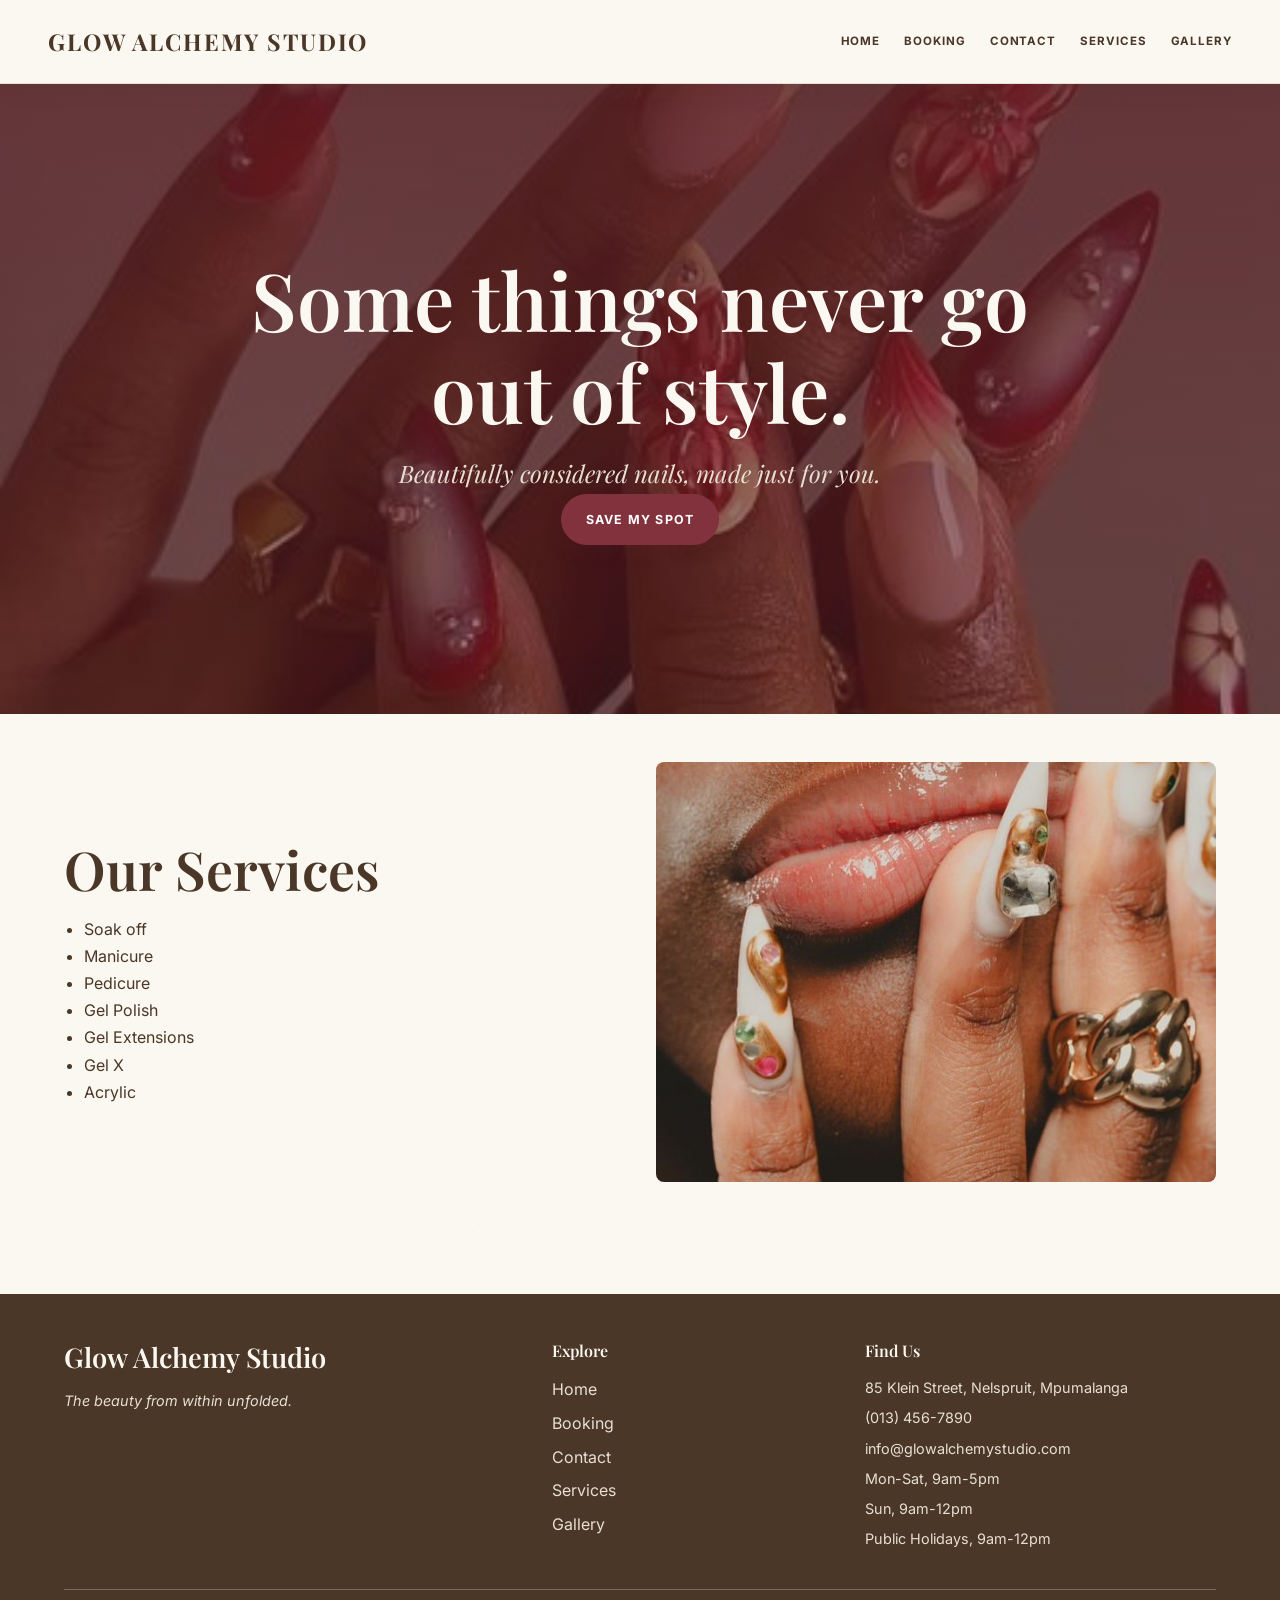
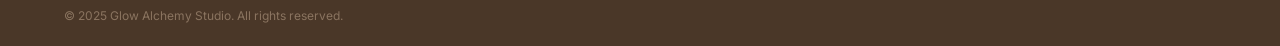
<file: Glow-alchemy-studios-main/ST10512614_Glow Alchemy Studios/Glow Alchemy Studios/Glow Alchemy Studios/index.html>
<!DOCTYPE html>
<html lang="en">
<head>
  <meta charset="UTF-8">
  <meta name="viewport" content="width=device-width, initial-scale=1.0">
  <title>Glow Alchemy Studio | Nail Art, Manicures &amp; Pedicures</title>
  <meta name="description" content="Discover expressive nail art, thoughtful manicures and pedicures at Glow Alchemy Studio.">
  <meta name="keywords" content="Glow Alchemy Studio, nail salon, nail art, manicure, pedicure">
  <link rel="stylesheet" href="css/style.css">
  <script src="js/main.js" defer></script>
</head>
<body>
  <header>
    <a href="index.html" class="logo">Glow Alchemy Studio</a>
    <nav aria-label="Main navigation">
      <ul>
        <li><a href="index.html">Home</a></li>
        <li><a href="booking.html">Booking</a></li>
        <li><a href="contact.html">Contact</a></li>
        <li><a href="services.html">Services</a></li>
        <li><a href="gallery.html">Gallery</a></li>
      </ul>
    </nav>
  </header>

  <div class="page-banner hero-banner">
    <img class="hero-slide is-active" src="images/burgundy-floral-nails.jpg" alt="Burgundy floral nail art with delicate details">
    <img class="hero-slide" src="images/nail-art-hero-detail.jpg" alt="Close-up of a polished nail art set">
    <div class="page-banner-content">
      <h1>Some things never go out of style.</h1>
      <p>Beautifully considered nails, made just for you.</p>
      <a class="btn" href="booking.html">Save my spot</a>
    </div>
  </div>

  <main class="page-main">
    <div class="split-section">
      <div class="split-section-content">
        <h2>Our Services</h2>
        <ul class="home-services-list">
          <li>Soak off</li>
          <li>Manicure</li>
          <li>Pedicure</li>
          <li>Gel Polish</li>
          <li>Gel Extensions</li>
          <li>Gel X</li>
          <li>Acrylic</li>
        </ul>
      </div>
      <img class="split-section-image" src="images/red-cream-nail-art.jpg" alt="Red and cream nail art with floral details">
    </div>
  </main>

  <footer class="site-footer">
    <div class="footer-content">
      <div class="footer-brand">
        <h3>Glow Alchemy Studio</h3>
        <p><em>The beauty from within unfolded.</em></p>
      </div>

      <div class="footer-links">
        <h4>Explore</h4>
        <ul>
          <li><a href="index.html">Home</a></li>
          <li><a href="booking.html">Booking</a></li>
          <li><a href="contact.html">Contact</a></li>
          <li><a href="services.html">Services</a></li>
          <li><a href="gallery.html">Gallery</a></li>
        </ul>
      </div>

      <div class="footer-contact">
        <h4>Find Us</h4>
        <p>85 Klein Street, Nelspruit, Mpumalanga</p>
        <p>(013) 456-7890</p>
        <p>info@glowalchemystudio.com</p>
        <p>Mon-Sat, 9am-5pm</p>
        <p>Sun, 9am-12pm</p>
        <p>Public Holidays, 9am-12pm</p>
      </div>
    </div>

    <div class="footer-bottom">
      <p>&copy; 2025 Glow Alchemy Studio. All rights reserved.</p>
    </div>
  </footer>
</body>
</html>
</file>
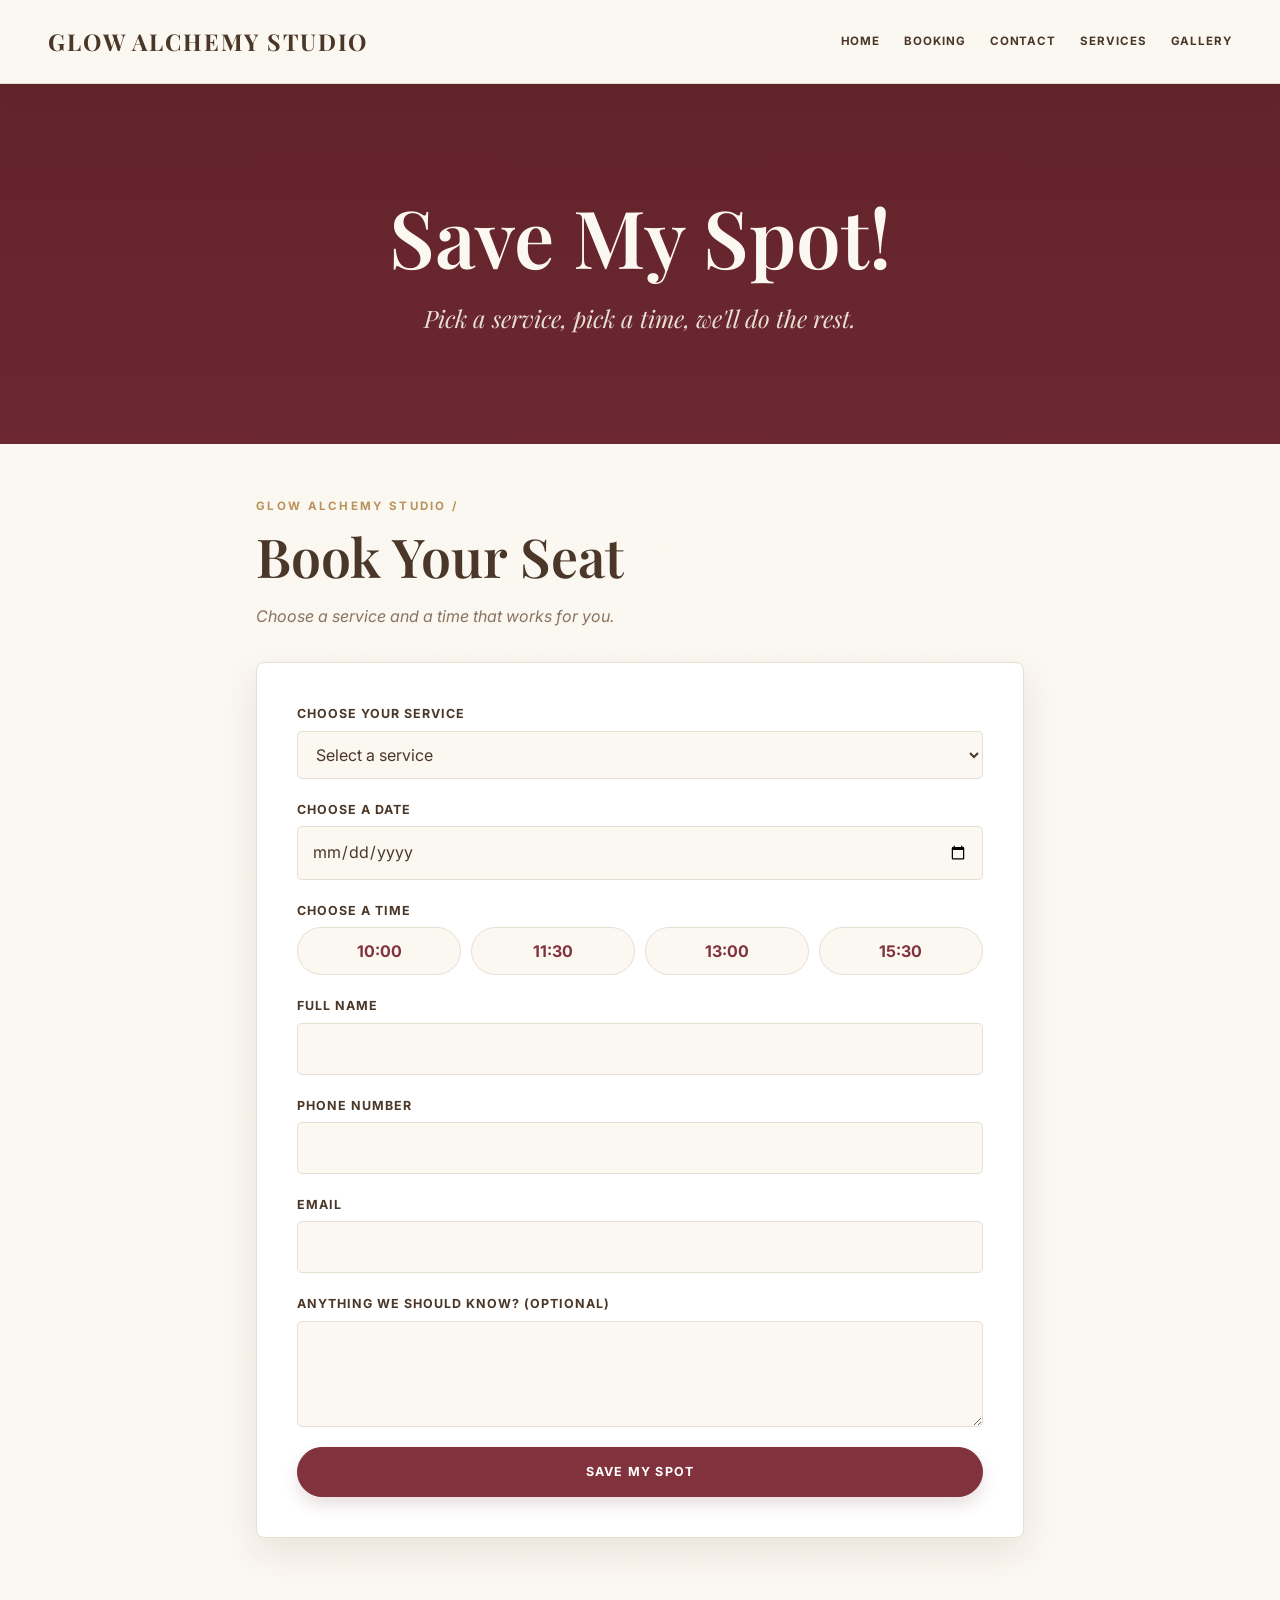
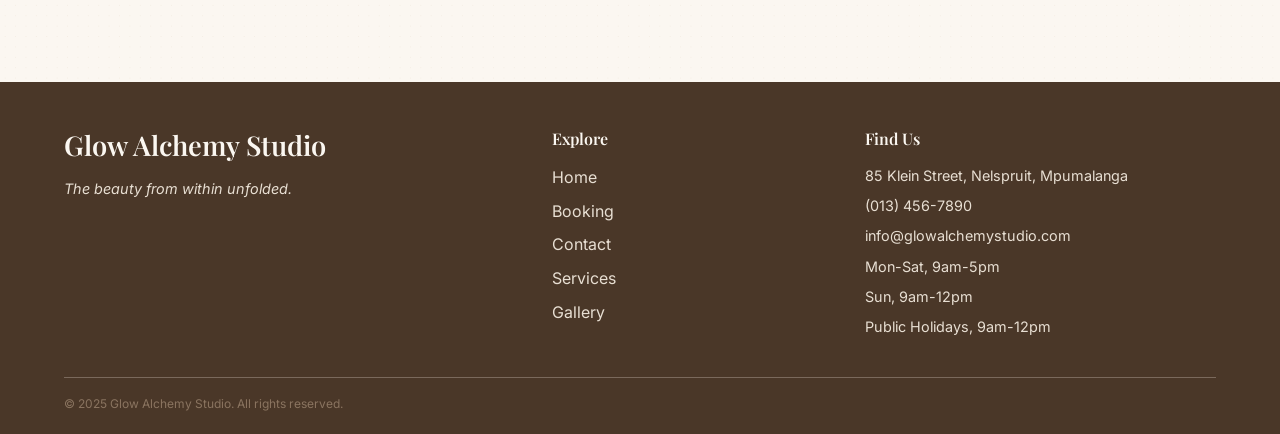
<file: Glow-alchemy-studios-main/ST10512614_Glow Alchemy Studios/Glow Alchemy Studios/Glow Alchemy Studios/booking.html>
<!DOCTYPE html>
<html lang="en">
<head>
  <meta charset="UTF-8">
  <meta name="viewport" content="width=device-width, initial-scale=1.0">
  <title>Book an Appointment | Glow Alchemy Studio</title>
  <meta name="description" content="Choose your nail service, date and time to book an appointment at Glow Alchemy Studio.">
  <meta name="keywords" content="Glow Alchemy Studio, nail appointment, manicure booking, pedicure booking">
  <link rel="stylesheet" href="css/style.css">
  <script src="js/main.js" defer></script>
</head>
<body>
  <header>
    <a href="index.html" class="logo">Glow Alchemy Studio</a>
    <nav aria-label="Main navigation">
      <ul>
        <li><a href="index.html">Home</a></li>
        <li><a href="booking.html">Booking</a></li>
        <li><a href="contact.html">Contact</a></li>
        <li><a href="services.html">Services</a></li>
        <li><a href="gallery.html">Gallery</a></li>
      </ul>
    </nav>
  </header>

  <div class="page-banner">
    <div class="page-banner-content">
      <h1>Save My Spot!</h1>
      <p>Pick a service, pick a time, we'll do the rest.</p>
    </div>
  </div>

  <main class="page-main">
    <section class="booking-section">
      <h2>Book Your Seat</h2>
      <p class="booking-intro"><em>Choose a service and a time that works for you.</em></p>

      <form id="booking-form" class="booking-form">
        <div class="form-group">
          <label for="service">Choose your service</label>
          <select id="service" name="service" required>
            <option value="" disabled selected>Select a service</option>
            <option value="classic-mani">Classic Manicure - R280</option>
            <option value="gel-pedi">Gel Pedicure - R420</option>
            <option value="nail-art">Nail Art (custom) - from R150</option>
            <option value="acrylics">Acrylic Extensions - R550</option>
          </select>
        </div>

        <div class="form-group">
          <label for="date">Choose a date</label>
          <input type="date" id="date" name="date" required>
        </div>

        <div class="form-group">
          <label id="time-label">Choose a time</label>
          <div class="time-slots" id="time-slots" role="group" aria-labelledby="time-label">
            <button type="button" class="time-slot" data-time="10:00">10:00</button>
            <button type="button" class="time-slot" data-time="11:30">11:30</button>
            <button type="button" class="time-slot" data-time="13:00">13:00</button>
            <button type="button" class="time-slot" data-time="15:30">15:30</button>
          </div>
          <input type="hidden" id="selected-time" name="time" required>
        </div>

        <div class="form-group">
          <label for="name">Full name</label>
          <input type="text" id="name" name="name" required>
        </div>

        <div class="form-group">
          <label for="phone">Phone number</label>
          <input type="tel" id="phone" name="phone" required>
        </div>

        <div class="form-group">
          <label for="email">Email</label>
          <input type="email" id="email" name="email" required>
        </div>

        <div class="form-group">
          <label for="notes">Anything we should know? (optional)</label>
          <textarea id="notes" name="notes" rows="3"></textarea>
        </div>

        <button type="submit" class="btn-book">Save My Spot</button>
      </form>

      <div id="confirmation" class="confirmation hidden" aria-live="polite">
        <h3>You're booked!</h3>
        <p>We've saved your spot. See you soon.</p>
      </div>
    </section>
  </main>

  <footer class="site-footer">
    <div class="footer-content">
      <div class="footer-brand">
        <h3>Glow Alchemy Studio</h3>
        <p><em>The beauty from within unfolded.</em></p>
      </div>
      <div class="footer-links">
        <h4>Explore</h4>
        <ul>
          <li><a href="index.html">Home</a></li>
          <li><a href="booking.html">Booking</a></li>
          <li><a href="contact.html">Contact</a></li>
          <li><a href="services.html">Services</a></li>
          <li><a href="gallery.html">Gallery</a></li>
        </ul>
      </div>
      <div class="footer-contact">
        <h4>Find Us</h4>
        <p>85 Klein Street, Nelspruit, Mpumalanga</p>
        <p>(013) 456-7890</p>
        <p>info@glowalchemystudio.com</p>
        <p>Mon-Sat, 9am-5pm</p>
        <p>Sun, 9am-12pm</p>
        <p>Public Holidays, 9am-12pm</p>
      </div>
    </div>
    <div class="footer-bottom">
      <p>&copy; 2025 Glow Alchemy Studio. All rights reserved.</p>
    </div>
  </footer>
</body>
</html>
</file>
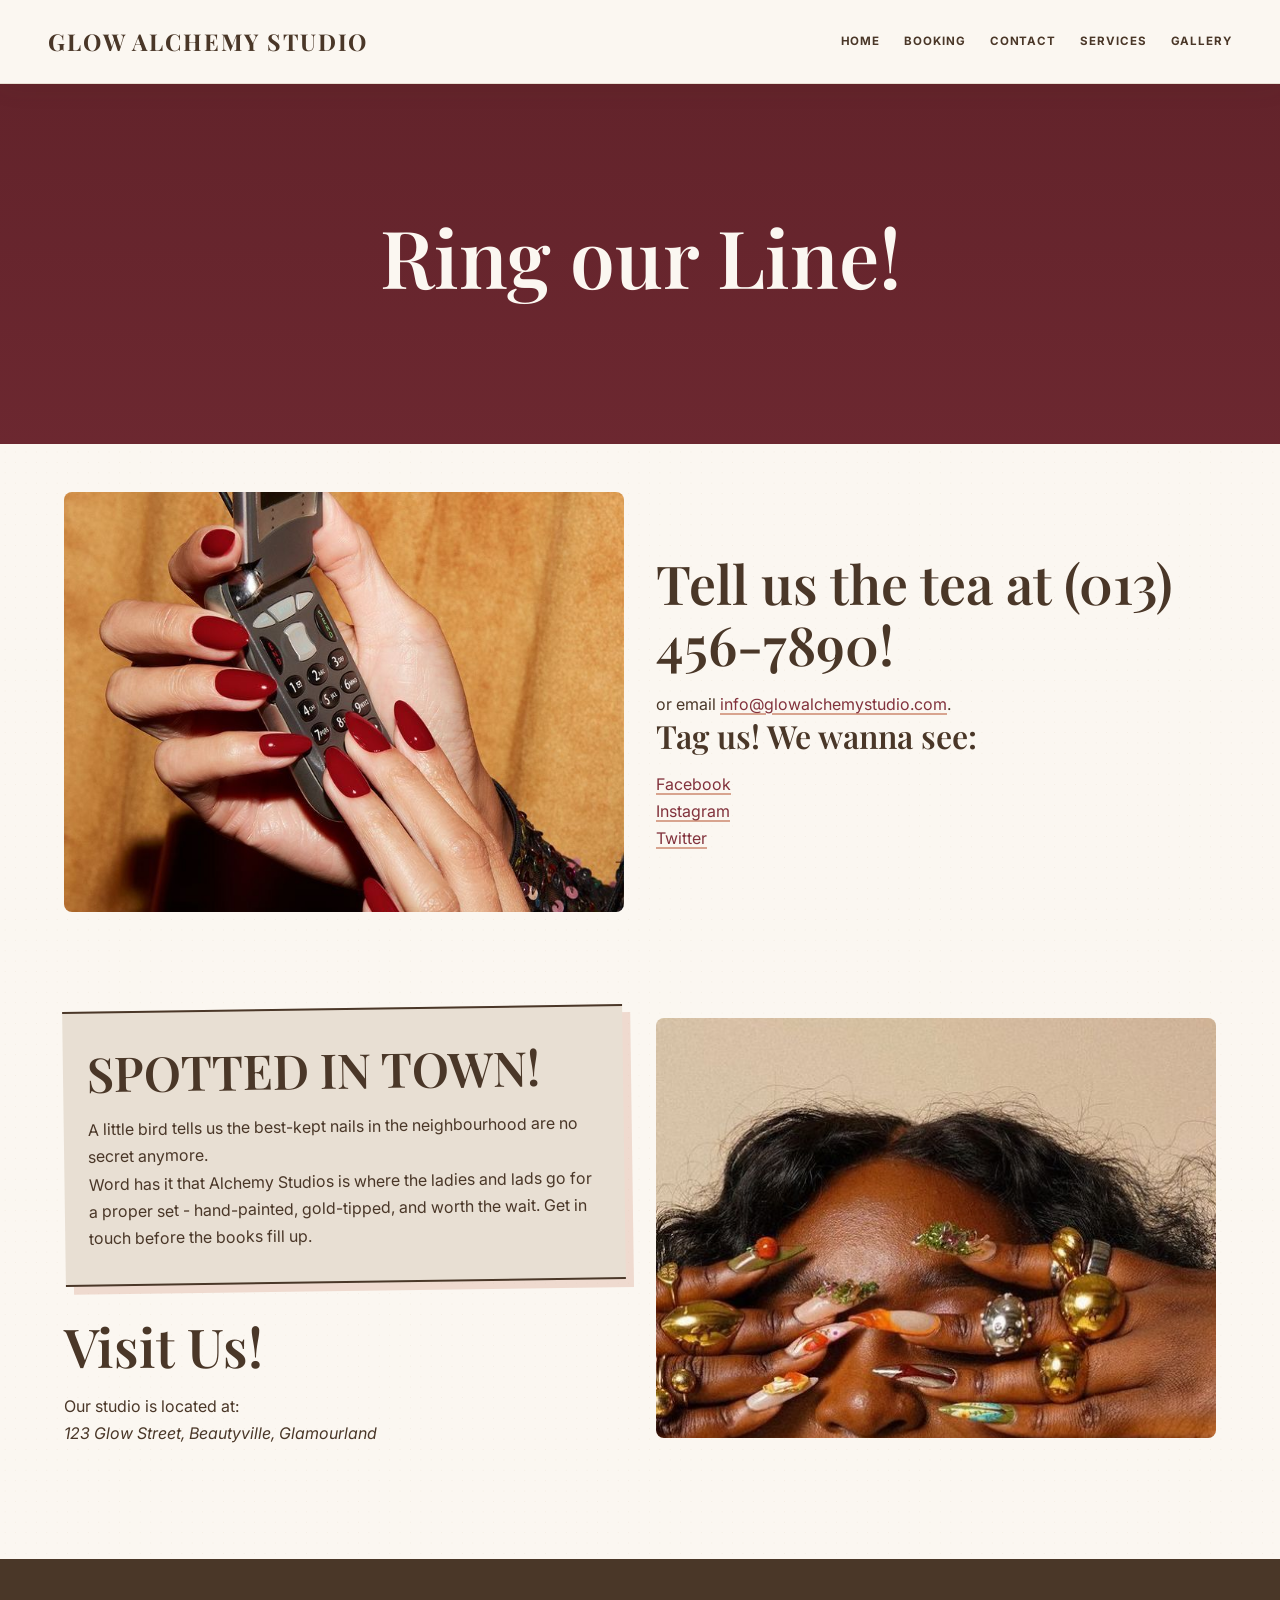
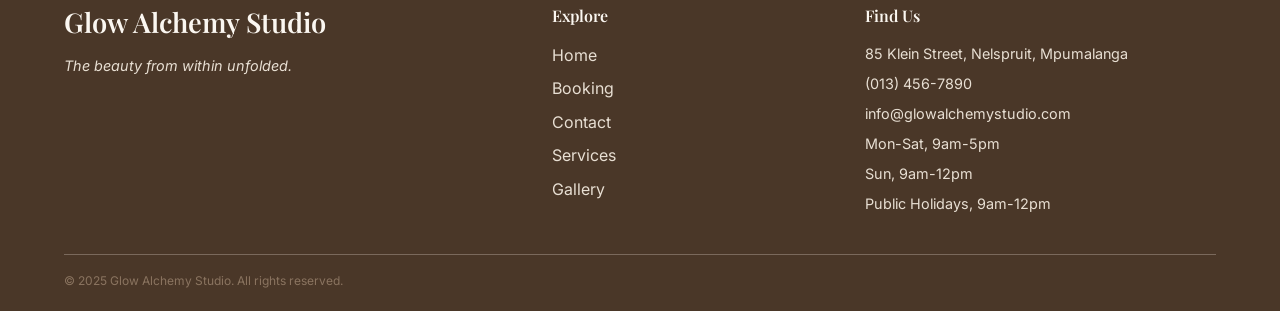
<file: Glow-alchemy-studios-main/ST10512614_Glow Alchemy Studios/Glow Alchemy Studios/Glow Alchemy Studios/contact.html>
<!DOCTYPE html>
<html lang="en">
<head>
  <meta charset="UTF-8">
  <meta name="viewport" content="width=device-width, initial-scale=1.0">
  <title>Contact &amp; Visit | Glow Alchemy Studio</title>
  <meta name="description" content="Call, message or visit Glow Alchemy Studio for your next nail appointment.">
  <meta name="keywords" content="Glow Alchemy Studio, contact nail salon, nail studio address, nail appointment">
  <link rel="stylesheet" href="css/style.css">
  <script src="js/main.js" defer></script>
</head>
<body>
  <header>
    <a href="index.html" class="logo">Glow Alchemy Studio</a>
    <nav aria-label="Main navigation">
      <ul>
        <li><a href="index.html">Home</a></li>
        <li><a href="booking.html">Booking</a></li>
        <li><a href="contact.html">Contact</a></li>
        <li><a href="services.html">Services</a></li>
        <li><a href="gallery.html">Gallery</a></li>
      </ul>
    </nav>
  </header>

  <div class="page-banner">
    <div class="page-banner-content">
      <h1>Ring our Line!</h1>
    </div>
  </div>

  <main class="page-main">
    <div class="split-section">
      <img class="split-section-image" src="images/nail-studio-detail.jpg" alt="Nail studio detail with polished tools and manicure products">
      <div class="split-section-content">
        <h2>Tell us the tea at (013) 456-7890!</h2>
        <p>or email <a href="mailto:info@glowalchemystudio.com">info@glowalchemystudio.com</a>.</p>
        <h3>Tag us! We wanna see:</h3>
        <ul>
          <li><a href="https://www.facebook.com/glowalchemystudio">Facebook</a></li>
          <li><a href="https://www.instagram.com/glowalchemystudio">Instagram</a></li>
          <li><a href="https://twitter.com/glowalchemystudio">Twitter</a></li>
        </ul>
      </div>
    </div>

    <div class="split-section split-section--reverse">
      <div class="split-section-content contact-left-stack">
        <div class="newspaper-clipping">
          <h2>SPOTTED IN TOWN!</h2>
          <p>A little bird tells us the best-kept nails in the neighbourhood are no secret anymore.</p>
          <p>Word has it that Alchemy Studios is where the ladies and lads go for a proper set - hand-painted, gold-tipped, and worth the wait. Get in touch before the books fill up.</p>
        </div>
        <div>
          <h2>Visit Us!</h2>
          <p>Our studio is located at:</p>
          <address>123 Glow Street, Beautyville, Glamourland</address>
        </div>
      </div>
      <img class="split-section-image" src="images/salon-interior.jpg" alt="Warm, inviting nail salon interior ready for guests">
    </div>
  </main>

  <footer class="site-footer">
    <div class="footer-content">
      <div class="footer-brand">
        <h3>Glow Alchemy Studio</h3>
        <p><em>The beauty from within unfolded.</em></p>
      </div>
      <div class="footer-links">
        <h4>Explore</h4>
        <ul>
          <li><a href="index.html">Home</a></li>
          <li><a href="booking.html">Booking</a></li>
          <li><a href="contact.html">Contact</a></li>
          <li><a href="services.html">Services</a></li>
          <li><a href="gallery.html">Gallery</a></li>
        </ul>
      </div>
      <div class="footer-contact">
        <h4>Find Us</h4>
        <p>85 Klein Street, Nelspruit, Mpumalanga</p>
        <p>(013) 456-7890</p>
        <p>info@glowalchemystudio.com</p>
        <p>Mon-Sat, 9am-5pm</p>
        <p>Sun, 9am-12pm</p>
        <p>Public Holidays, 9am-12pm</p>
      </div>
    </div>
    <div class="footer-bottom">
      <p>&copy; 2025 Glow Alchemy Studio. All rights reserved.</p>
    </div>
  </footer>
</body>
</html>
</file>
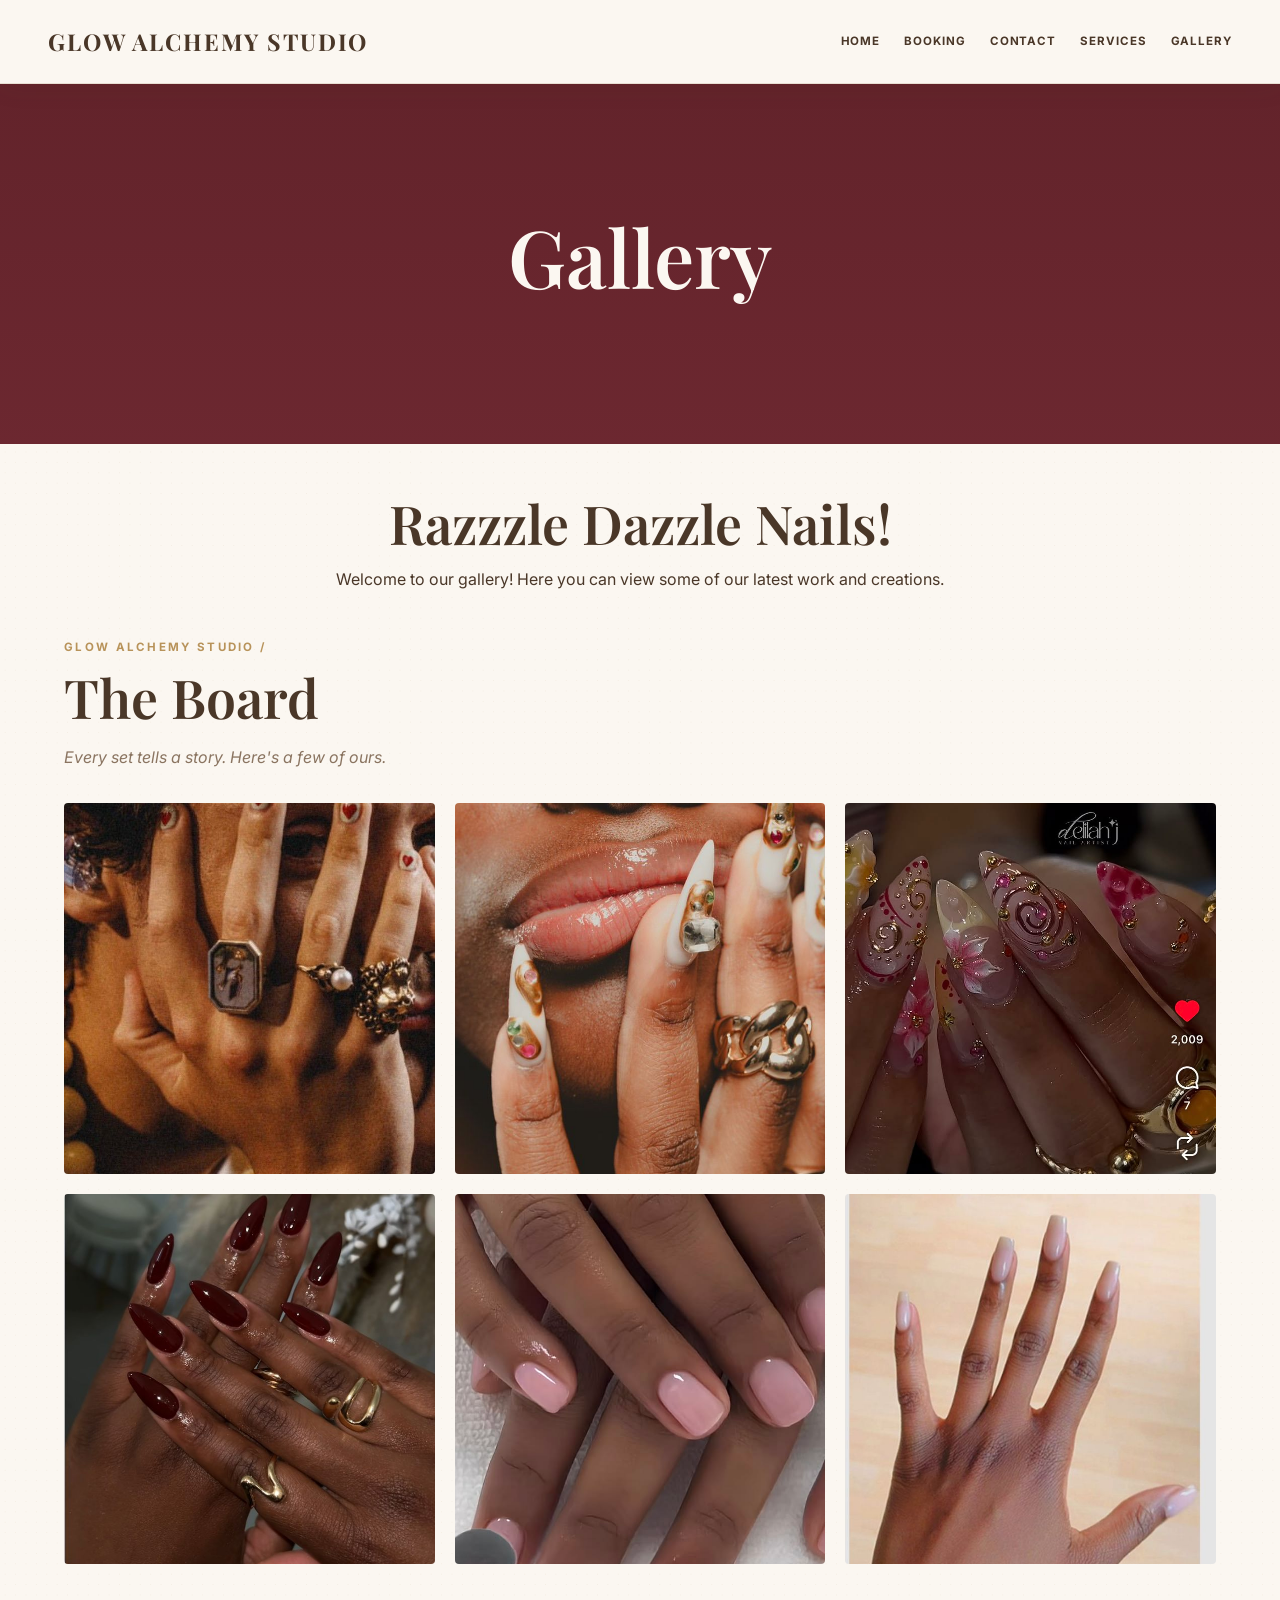
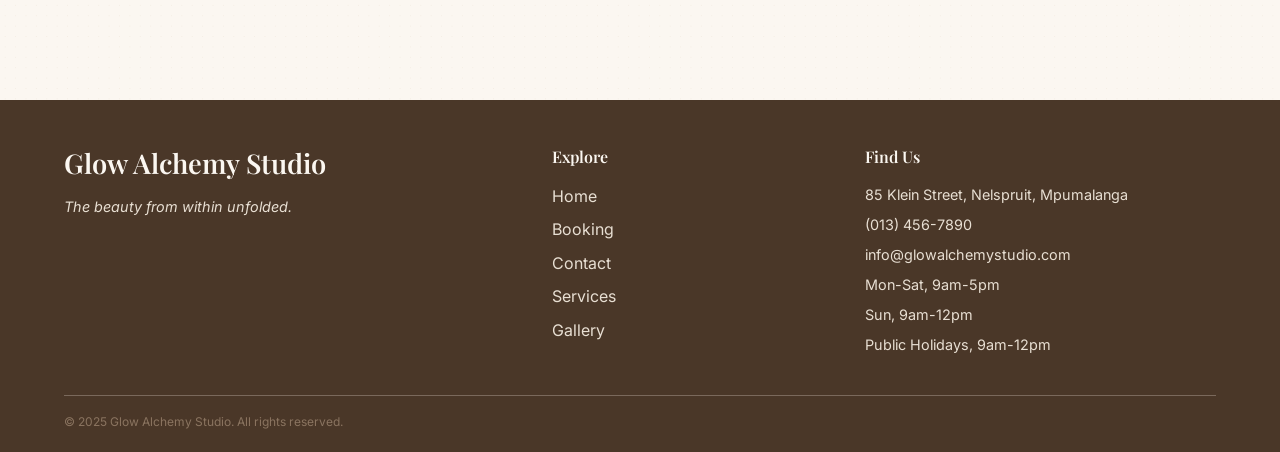
<file: Glow-alchemy-studios-main/ST10512614_Glow Alchemy Studios/Glow Alchemy Studios/Glow Alchemy Studios/gallery.html>
<!DOCTYPE html>
<html lang="en">
<head>
  <meta charset="UTF-8">
  <meta name="viewport" content="width=device-width, initial-scale=1.0">
  <title>Nail Art Gallery | Glow Alchemy Studio</title>
  <meta name="description" content="Browse recent nail art, manicures and creative sets from Glow Alchemy Studio.">
  <meta name="keywords" content="Glow Alchemy Studio, nail art gallery, manicure inspiration, nail designs">
  <link rel="stylesheet" href="css/style.css">
  <script src="js/main.js" defer></script>
</head>
<body>
  <header>
    <a href="index.html" class="logo">Glow Alchemy Studio</a>
    <nav aria-label="Main navigation">
      <ul>
        <li><a href="index.html">Home</a></li>
        <li><a href="booking.html">Booking</a></li>
        <li><a href="contact.html">Contact</a></li>
        <li><a href="services.html">Services</a></li>
        <li><a href="gallery.html">Gallery</a></li>
      </ul>
    </nav>
  </header>

  <div class="page-banner">
    <div class="page-banner-content">
      <h1>Gallery</h1>
    </div>
  </div>

  <main class="page-main">
    <div class="gallery-page-intro">
      <h2>Razzzle Dazzle Nails!</h2>
      <p>Welcome to our gallery! Here you can view some of our latest work and creations.</p>
    </div>

    <section class="gallery-section">
      <h2>The Board</h2>
      <p class="gallery-intro"><em>Every set tells a story. Here's a few of ours.</em></p>

      <div class="gallery-grid">
        <div class="gallery-item">
          <img src="images/glossy-wine-manicure.jpg" alt="Deep wine glossy manicure with gold accents">
        </div>
        <div class="gallery-item">
          <img src="images/red-cream-nail-art.jpg" alt="Red and cream floral nail art">
        </div>
        <div class="gallery-item">
          <img src="images/neutral-nail-art.jpg" alt="Neutral manicure with delicate decorative nail art">
        </div>
        <div class="gallery-item">
          <img src="images/gold-accent-manicure.jpg" alt="Manicure featuring elegant gold accents">
        </div>
        <div class="gallery-item">
          <img src="images/floral-nail-design.jpg" alt="Hand-painted floral nail design">
        </div>
        <div class="gallery-item">
          <img src="images/classic-gel-manicure.jpg" alt="Classic polished gel manicure">
        </div>
        
      </div>
    </section>
  </main>

  <footer class="site-footer">
    <div class="footer-content">
      <div class="footer-brand">
        <h3>Glow Alchemy Studio</h3>
        <p><em>The beauty from within unfolded.</em></p>
      </div>
      <div class="footer-links">
        <h4>Explore</h4>
        <ul>
          <li><a href="index.html">Home</a></li>
          <li><a href="booking.html">Booking</a></li>
          <li><a href="contact.html">Contact</a></li>
          <li><a href="services.html">Services</a></li>
          <li><a href="gallery.html">Gallery</a></li>
        </ul>
      </div>
      <div class="footer-contact">
        <h4>Find Us</h4>
        <p>85 Klein Street, Nelspruit, Mpumalanga</p>
        <p>(013) 456-7890</p>
        <p>info@glowalchemystudio.com</p>
        <p>Mon-Sat, 9am-5pm</p>
        <p>Sun, 9am-12pm</p>
        <p>Public Holidays, 9am-12pm</p>
      </div>
    </div>
    <div class="footer-bottom">
      <p>&copy; 2025 Glow Alchemy Studio. All rights reserved.</p>
    </div>
  </footer>
</body>
</html>
</file>
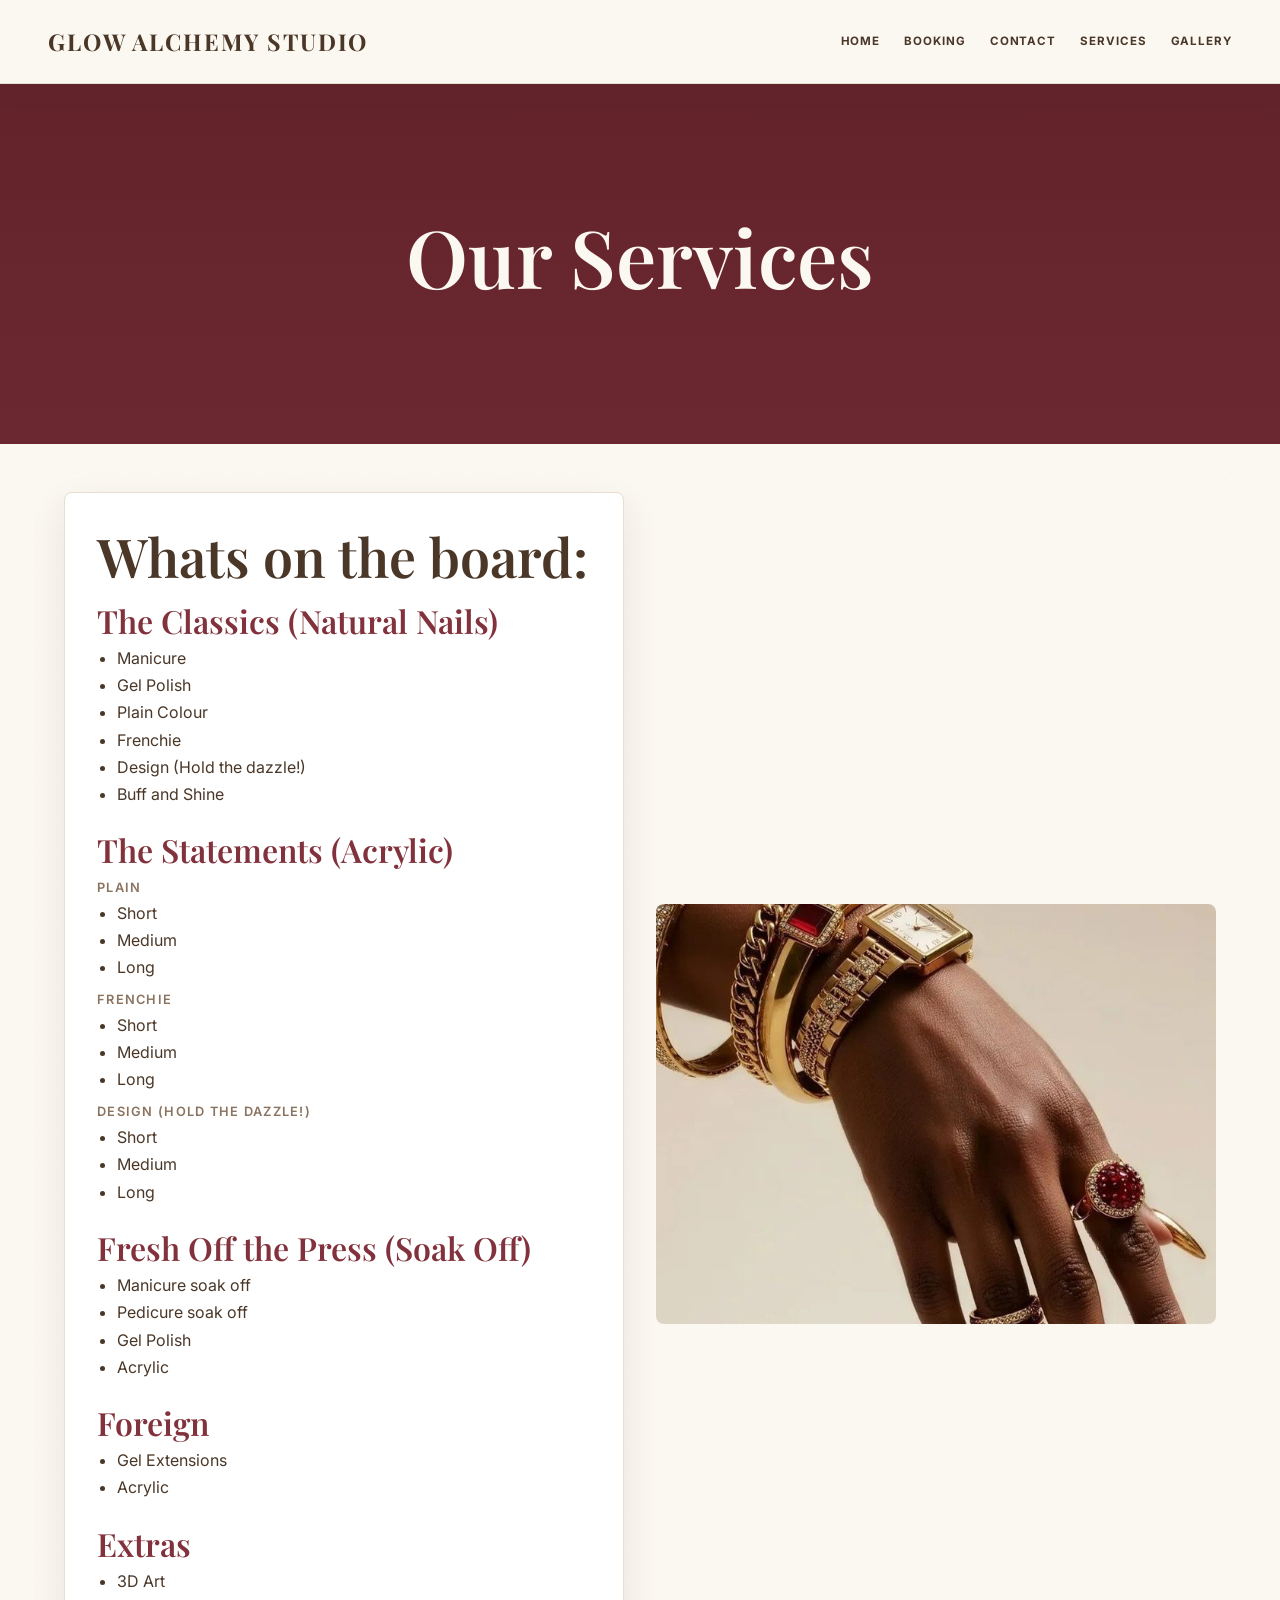
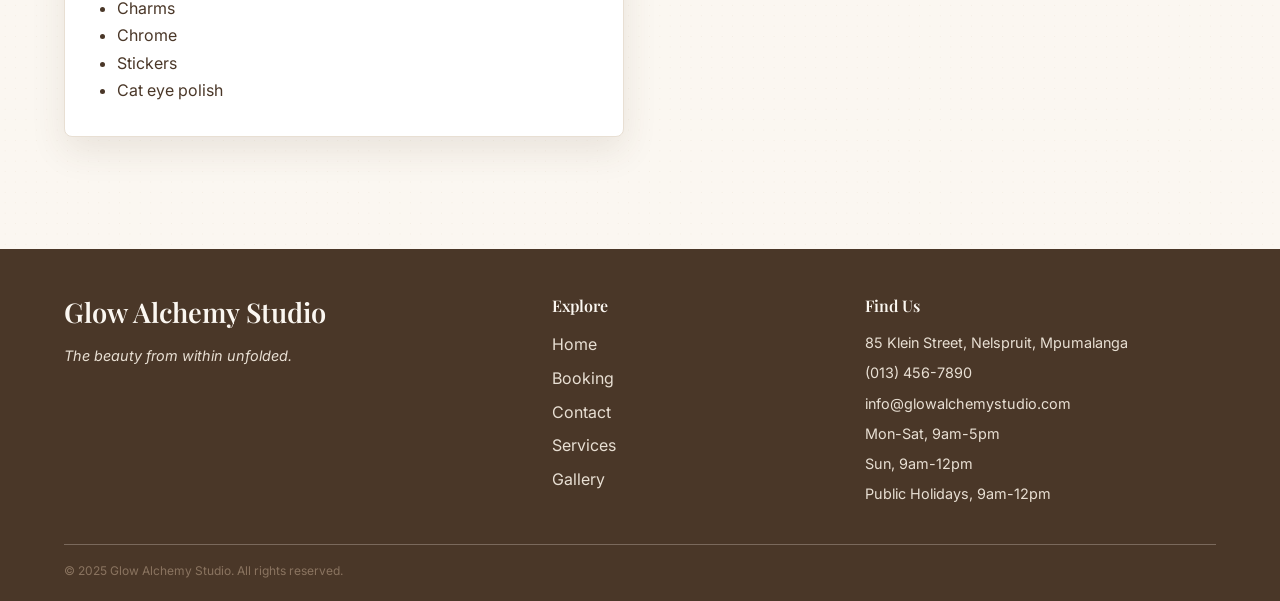
<file: Glow-alchemy-studios-main/ST10512614_Glow Alchemy Studios/Glow Alchemy Studios/Glow Alchemy Studios/services.html>
<!DOCTYPE html>
<html lang="en">
<head>
  <meta charset="UTF-8">
  <meta name="viewport" content="width=device-width, initial-scale=1.0">
  <title>Nail Services &amp; Offers | Glow Alchemy Studio</title>
  <meta name="description" content="Explore manicure, pedicure, acrylic, gel and nail art services at Glow Alchemy Studio.">
  <meta name="keywords" content="Glow Alchemy Studio, manicure, pedicure, acrylic nails, gel extensions, nail art">
  <link rel="stylesheet" href="css/style.css">
  <script src="js/main.js" defer></script>
</head>
<body>
  <header>
    <a href="index.html" class="logo">Glow Alchemy Studio</a>
    <nav aria-label="Main navigation">
      <ul>
        <li><a href="index.html">Home</a></li>
        <li><a href="booking.html">Booking</a></li>
        <li><a href="contact.html">Contact</a></li>
        <li><a href="services.html">Services</a></li>
        <li><a href="gallery.html">Gallery</a></li>
      </ul>
    </nav>
  </header>

  <div class="page-banner">
    <div class="page-banner-content">
      <h1>Our Services</h1>
    </div>
  </div>

  <main class="page-main">
    <div class="split-section">
      <div class="split-section-content services-card">
        <h2>Whats on the board:</h2>

        <div class="service-category">
          <h3>The Classics (Natural Nails)</h3>
          <ul>
            <li>Manicure</li>
            <li>Gel Polish</li>
            <li>Plain Colour</li>
            <li>Frenchie</li>
            <li>Design (Hold the dazzle!)</li>
            <li>Buff and Shine</li>
          </ul>
        </div>

        <div class="service-category">
          <h3>The Statements (Acrylic)</h3>
          <h4>Plain</h4>
          <ul>
            <li>Short</li>
            <li>Medium</li>
            <li>Long</li>
          </ul>
          <h4>Frenchie</h4>
          <ul>
            <li>Short</li>
            <li>Medium</li>
            <li>Long</li>
          </ul>
          <h4>Design (Hold the dazzle!)</h4>
          <ul>
            <li>Short</li>
            <li>Medium</li>
            <li>Long</li>
          </ul>
        </div>

        <div class="service-category">
          <h3>Fresh Off the Press (Soak Off)</h3>
          <ul>
            <li>Manicure soak off</li>
            <li>Pedicure soak off</li>
            <li>Gel Polish</li>
            <li>Acrylic</li>
          </ul>
        </div>

        <div class="service-category">
          <h3>Foreign</h3>
          <ul>
            <li>Gel Extensions</li>
            <li>Acrylic</li>
          </ul>
        </div>

        <div class="service-category">
          <h3>Extras</h3>
          <ul>
            <li>3D Art</li>
            <li>Charms</li>
            <li>Chrome</li>
            <li>Stickers</li>
            <li>Cat eye polish</li>
          </ul>
        </div>
      </div>
      <img class="split-section-image services-image" src="images/acrylic-nail-design.jpg" alt="A detailed acrylic nail design from the studio">
    </div>
  </main>

  <footer class="site-footer">
    <div class="footer-content">
      <div class="footer-brand">
        <h3>Glow Alchemy Studio</h3>
        <p><em>The beauty from within unfolded.</em></p>
      </div>
      <div class="footer-links">
        <h4>Explore</h4>
        <ul>
          <li><a href="index.html">Home</a></li>
          <li><a href="booking.html">Booking</a></li>
          <li><a href="contact.html">Contact</a></li>
          <li><a href="services.html">Services</a></li>
          <li><a href="gallery.html">Gallery</a></li>
        </ul>
      </div>
      <div class="footer-contact">
        <h4>Find Us</h4>
        <p>85 Klein Street, Nelspruit, Mpumalanga</p>
        <p>(013) 456-7890</p>
        <p>info@glowalchemystudio.com</p>
        <p>Mon-Sat, 9am-5pm</p>
        <p>Sun, 9am-12pm</p>
        <p>Public Holidays, 9am-12pm</p>
      </div>
    </div>
    <div class="footer-bottom">
      <p>&copy; 2025 Glow Alchemy Studio. All rights reserved.</p>
    </div>
  </footer>
</body>
</html>
</file>
<file: Glow-alchemy-studios-main/ST10512614_Glow Alchemy Studios/Glow Alchemy Studios/Glow Alchemy Studios/css/style.css>
/* ==========================================================================
   Glow Alchemy Studio | Boutique salon stylesheet
   Mobile-first: base styles = mobile, then enhanced at each breakpoint
   ========================================================================== */

@import url('https://fonts.googleapis.com/css2?family=Inter:wght@400;500;600;700&family=Playfair+Display:ital,wght@0,500;0,600;0,700;1,500;1,600&display=swap');

:root {
  --ivory: #FBF7F1;
  --gold: #B8935A;
  --wine: #82323c;
  --espresso: #4A3728;
  --sand: #E8DFD3;
  --terracotta: #D8A48F;
  --taupe: #8A7460;
  --white: #FFFFFF;

  --shadow-soft: 0 14px 35px rgba(74, 55, 40, 0.10);
  --shadow-lift: 0 20px 40px rgba(74, 55, 40, 0.17);
  --radius: 0.5rem;
  --content-width: 72rem;
  --transition: 180ms ease;
}

/* ==========================================================================
   CSS Reset / base
   ========================================================================== */
*,
*::before,
*::after {
  box-sizing: border-box;
}

html {
  scroll-behavior: smooth;
}

body,
h1, h2, h3, h4, h5, h6,
p, ul, ol, figure {
  margin: 0;
}

ul,
ol {
  padding: 0;
  list-style: none;
}

img,
picture,
video {
  display: block;
  max-width: 100%;
  height: auto;
}

button,
input,
select,
textarea {
  font: inherit;
  color: inherit;
}

/* Base and paper-like page surface */
body {
  min-width: 18rem;
  color: var(--espresso);
  background-color: var(--ivory);
  background-image: radial-gradient(rgba(184, 147, 90, 0.09) 0.045rem, transparent 0.045rem);
  background-size: 0.65rem 0.65rem;
  font-family: 'Inter', sans-serif;
  font-size: 1rem;
  line-height: 1.7;
}

a {
  color: var(--wine);
  text-decoration-color: var(--terracotta);
  text-decoration-thickness: 0.1em;
  text-underline-offset: 0.2em;
  transition: color var(--transition), text-decoration-color var(--transition);
}

a:hover,
a:focus-visible {
  color: var(--gold);
  text-decoration-color: var(--gold);
}

a:active {
  color: var(--espresso);
}

button,
a,
select,
input,
textarea {
  -webkit-tap-highlight-color: transparent;
}

:focus-visible {
  outline: 0.2rem solid var(--gold);
  outline-offset: 0.2rem;
}

h1, h2, h3, h4, h5, h6 {
  margin-bottom: 1rem;
  color: var(--espresso);
  font-family: 'Playfair Display', serif;
  font-weight: 600;
  line-height: 1.15;
}

h1 {
  max-width: var(--content-width);
  margin: clamp(2rem, 8vw, 5rem) auto 1.25rem;
  padding-inline: 1.25rem;
  font-size: clamp(2.7rem, 9vw, 5.8rem);
  text-align: center;
}

h2 {
  font-size: clamp(2rem, 5vw, 3.35rem);
}

h3 {
  font-size: clamp(1.45rem, 3vw, 2rem);
}

/* Shared editorial section rhythm */
main,
section:not(.booking-section):not(.gallery-section) {
  width: min(100% - 2.5rem, var(--content-width));
  margin-inline: auto;
}

section {
  padding-block: 3.5rem;
}

section > h2:first-child::before,
.booking-section > h2::before,
.gallery-section > h2::before {
  display: block;
  margin-bottom: 0.75rem;
  color: var(--gold);
  content: 'Glow Alchemy Studio /';
  font-family: 'Inter', sans-serif;
  font-size: 0.72rem;
  font-weight: 700;
  letter-spacing: 0.2em;
  text-transform: uppercase;
}

/* ==========================================================================
   Header and navigation (mobile-first: stacked)
   ========================================================================== */
header {
  position: relative;
  z-index: 10;
  top: 0;
  display: flex;
  flex-wrap: wrap;
  align-items: center;
  justify-content: space-between;
  gap: 1rem;
  min-height: 4.5rem;
  padding: 0.75rem 1.25rem;
  border-bottom: 1px solid var(--sand);
  background: rgba(251, 247, 241, 0.95);
  box-shadow: 0 0.35rem 1.4rem rgba(74, 55, 40, 0.07);
  backdrop-filter: blur(0.65rem);
}

.logo {
  flex: 0 0 auto;
  color: var(--espresso);
  font-family: 'Playfair Display', serif;
  font-size: 1.2rem;
  font-weight: 700;
  letter-spacing: 0.08em;
  line-height: 1;
  text-decoration: none;
  text-transform: uppercase;
}

.logo:hover,
.logo:focus-visible {
  color: var(--espresso);
}

nav {
  min-width: 0;
  width: 100%;
  order: 3;
}

nav ul,
.footer-links ul {
  display: flex;
  flex-wrap: wrap;
  gap: 0.5rem 1rem;
}

nav a {
  display: inline-block;
  padding: 0.35rem 0;
  color: var(--espresso);
  font-size: 0.72rem;
  font-weight: 700;
  letter-spacing: 0.08em;
  text-decoration: none;
  text-transform: uppercase;
}

nav a:hover,
nav a:focus-visible {
  color: var(--wine);
}

nav a:active {
  color: var(--espresso);
  opacity: 0.7;
}

/* ==========================================================================
   Hero and shared call-to-action treatment
   ========================================================================== */
.hero,
.hero-section {
  display: grid;
  min-height: min(38rem, 72vh);
  place-items: center;
  padding: 5rem 1.25rem;
  text-align: center;
}

.hero h1,
.hero-section h1 {
  margin: 0 auto 1rem;
}

.hero p,
.tagline {
  max-width: 36rem;
  margin: 0 auto 2rem;
  color: var(--taupe);
  font-family: 'Playfair Display', serif;
  font-size: clamp(1.1rem, 2.6vw, 1.45rem);
  font-style: italic;
}

.btn,
.btn-book,
button[type='submit'] {
  display: inline-flex;
  align-items: center;
  justify-content: center;
  min-height: 3.15rem;
  padding: 0.75rem 1.5rem;
  border: 1px solid var(--wine);
  border-radius: 999px;
  color: var(--white);
  background: var(--wine);
  box-shadow: 0 0.5rem 1rem rgba(90, 31, 38, 0.14);
  cursor: pointer;
  font-size: 0.78rem;
  font-weight: 700;
  letter-spacing: 0.1em;
  text-decoration: none;
  text-transform: uppercase;
  transition: transform var(--transition), background-color var(--transition), box-shadow var(--transition);
}

.btn:hover,
.btn:focus-visible,
.btn-book:hover,
.btn-book:focus-visible,
button[type='submit']:hover,
button[type='submit']:focus-visible {
  color: var(--white);
  background: var(--espresso);
  box-shadow: var(--shadow-soft);
  transform: translateY(-0.15rem);
}

.btn:active,
.btn-book:active,
button[type='submit']:active {
  background: var(--wine);
  box-shadow: none;
  transform: translateY(0.05rem);
}

/* Full-width editorial banners keep their image and overlay outside constrained sections. */
.page-banner {
  position: relative;
  isolation: isolate;
  display: grid;
  min-height: 40vh;
  overflow: hidden;
  place-items: center;
  padding: 3rem 1.25rem;
  color: var(--ivory);
  background: var(--wine);
  text-align: center;
}

.page-banner-img,
.hero-slide {
  position: absolute;
  z-index: 0;
  inset: 0;
  width: 100%;
  height: 100%;
  max-width: none;
  object-fit: cover;
}

.page-banner::after {
  position: absolute;
  z-index: 1;
  inset: 0;
  background: linear-gradient(rgba(90, 31, 38, 0.78), rgba(90, 31, 38, 0.55));
  content: '';
}

.page-banner-content {
  position: relative;
  z-index: 2;
  width: min(100%, 56rem);
}

.page-banner-content h1 {
  max-width: none;
  margin: 0 auto 1rem;
  padding: 0;
  color: var(--ivory);
  font-size: clamp(2.5rem, 8vw, 5rem);
}

.page-banner-content p {
  max-width: 40rem;
  margin: 0 auto;
  color: var(--sand);
  font-family: 'Playfair Display', serif;
  font-size: clamp(1.1rem, 2.6vw, 1.5rem);
  font-style: italic;
}

/* The homepage banner uses the same treatment with a taller, cross-fading image layer. */
.hero-banner {
  min-height: 70vh;
}

.hero-slide {
  opacity: 0;
  transition: opacity 1s ease;
}

.hero-slide.is-active {
  opacity: 1;
}

/* Split layouts stack to one column on mobile and share consistent image treatment. */
.split-section {
  display: grid;
  grid-template-columns: minmax(0, 1fr);
  align-items: center;
  gap: 2rem;
  width: min(100% - 2.5rem, var(--content-width));
  margin-inline: auto;
  padding-block: 3rem;
}

.split-section-image {
  order: -1;
  width: 100%;
  height: auto;
  aspect-ratio: 4 / 3;
  border-radius: var(--radius);
  object-fit: cover;
}

.split-section-content {
  min-width: 0;
}

/* Main content wrappers stay full-width so banners are never narrowed by editorial layouts. */
.page-main {
  width: 100%;
  margin: 0;
}

/* The homepage service list remains simple, left-aligned editorial content. */
.home-services-list {
  padding-left: 1.25rem;
  list-style: disc;
}

/* Service offers use an accessible card and a properly nested item list. */
.services-card {
  padding: clamp(1.25rem, 4vw, 2rem);
  border: 1px solid var(--sand);
  border-radius: var(--radius);
  background: var(--white);
  box-shadow: var(--shadow-soft);
  text-align: left;
}

.services-card > h2 {
  text-align: left;
}

.service-category + .service-category {
  margin-top: 1.5rem;
}

.service-category h3 {
  margin: 0.75rem 0 0.35rem;
  color: var(--wine);
}

.service-category h4 {
  margin: 0.75rem 0 0.25rem;
  color: var(--taupe);
  font-family: 'Inter', sans-serif;
  font-size: 0.8rem;
  letter-spacing: 0.1em;
  text-transform: uppercase;
}

.service-category ul {
  padding-left: 1.25rem;
  list-style: disc;
}

.services-image {
  width: 100%;
  height: auto;
  border-radius: var(--radius);
  object-fit: cover;
}

/* Contact content keeps the clipping and address together beside its image. */
.contact-left-stack {
  display: grid;
  gap: 2rem;
}

.contact-left-stack .newspaper-clipping {
  width: auto;
  margin: 0;
}

/* Gallery introduction text is centered above the existing board grid. */
.gallery-page-intro {
  width: min(100% - 2.5rem, var(--content-width));
  margin: 0 auto;
  padding-top: 3rem;
  text-align: center;
}

.gallery-page-intro h2 {
  margin-bottom: 0.75rem;
}

/* ==========================================================================
   Services: works for cards or the current plain service list
   ========================================================================== */
.services-grid,
.service-grid,
.service-cards {
  display: grid;
  grid-template-columns: 1fr;
  gap: 1rem;
  width: min(100% - 2.5rem, var(--content-width));
  margin: 2rem auto;
}

.service-card {
  padding: 1.5rem;
  border: 1px solid var(--sand);
  border-radius: var(--radius);
  background: var(--white);
  box-shadow: var(--shadow-soft);
  transition: transform var(--transition), box-shadow var(--transition);
}

.service-card:hover {
  box-shadow: var(--shadow-lift);
  transform: translateY(-0.35rem);
}

.service-card:active {
  transform: translateY(-0.1rem);
  box-shadow: var(--shadow-soft);
}

.service-card .price,
.service-card .duration {
  color: var(--gold);
  font-size: 0.82rem;
  font-weight: 700;
  letter-spacing: 0.06em;
}

/* ==========================================================================
   Gallery and its optional polaroid / magazine clipping variants
   ========================================================================== */
.gallery-section {
  width: min(100% - 2.5rem, var(--content-width));
  margin-inline: auto;
  padding-block: 3rem 4.5rem;
}

.gallery-intro {
  color: var(--taupe);
}

.gallery-grid {
  display: grid;
  grid-template-columns: 1fr;
  gap: 1rem;
  margin-top: 2rem;
}

.gallery-item {
  aspect-ratio: 1;
  overflow: hidden;
  border-radius: 0.25rem;
  background: var(--sand);
}

.gallery-item img {
  width: 100%;
  height: 100%;
  object-fit: cover;
  transition: transform 400ms ease;
}

.gallery-item:hover img {
  transform: scale(1.04);
}

.gallery-item:active img {
  transform: scale(0.98);
}

.gallery-item.polaroid {
  height: auto;
  aspect-ratio: auto;
  padding: 0.55rem 0.55rem 2.75rem;
  border-radius: 0;
  background: var(--white);
  box-shadow: var(--shadow-soft);
  transform: rotate(-1.5deg);
}

.gallery-item.polaroid:nth-child(even) {
  transform: rotate(1.5deg);
}

.gallery-item.magazine-clipping {
  display: grid;
  place-items: center;
  height: auto;
  min-height: 14rem;
  padding: 1.25rem;
  border: 1px solid var(--gold);
  border-radius: 0;
  background: var(--sand);
  text-align: center;
  transform: rotate(1deg);
}

.magazine-clipping h3 {
  margin: 0;
  color: var(--wine);
  font-size: clamp(1.5rem, 4vw, 2.4rem);
}

/* ==========================================================================
   Booking form
   ========================================================================== */
.booking-section {
  width: min(100% - 2.5rem, 48rem);
  margin-inline: auto;
  padding-block: 3.5rem 5rem;
}

.booking-intro {
  color: var(--taupe);
}

.booking-form {
  display: grid;
  gap: 1.25rem;
  margin-top: 2rem;
  padding: clamp(1.25rem, 5vw, 2.5rem);
  border: 1px solid var(--sand);
  border-radius: var(--radius);
  background: var(--white);
  box-shadow: var(--shadow-soft);
}

.form-group {
  display: grid;
  gap: 0.4rem;
}

.form-group label {
  color: var(--espresso);
  font-size: 0.78rem;
  font-weight: 700;
  letter-spacing: 0.08em;
  text-transform: uppercase;
}

.form-group input,
.form-group select,
.form-group textarea {
  width: 100%;
  min-height: 3rem;
  padding: 0.7rem 0.85rem;
  border: 1px solid var(--sand);
  border-radius: 0.3rem;
  color: var(--espresso);
  background: var(--ivory);
  transition: border-color var(--transition), box-shadow var(--transition);
}

.form-group textarea {
  resize: vertical;
}

.form-group input:focus,
.form-group select:focus,
.form-group textarea:focus {
  border-color: var(--gold);
  outline: none;
  box-shadow: 0 0 0 0.2rem rgba(184, 147, 90, 0.16);
}

.time-slots {
  display: grid;
  grid-template-columns: repeat(2, minmax(0, 1fr));
  gap: 0.6rem;
}

.time-slot {
  min-height: 3rem;
  border: 1px solid var(--sand);
  border-radius: 999px;
  color: var(--wine);
  background: var(--ivory);
  cursor: pointer;
  font-weight: 700;
  transition: color var(--transition), background-color var(--transition), border-color var(--transition);
}

.time-slot:hover,
.time-slot.selected,
.time-slot[aria-selected='true'] {
  border-color: var(--wine);
  color: var(--white);
  background: var(--wine);
}

.time-slot:active {
  background: var(--espresso);
  border-color: var(--espresso);
}

.confirmation {
  margin-top: 1.5rem;
  padding: 1.5rem;
  border-left: 0.25rem solid var(--gold);
  background: var(--sand);
}

.confirmation.hidden {
  display: none;
}

/* ==========================================================================
   Contact page newspaper clipping
   ========================================================================== */
.newspaper-clipping,
.contact-clipping {
  position: relative;
  width: min(100% - 2.5rem, 42rem);
  margin: 3rem auto;
  padding: 2rem 1.5rem;
  border-top: 0.15rem solid var(--espresso);
  border-bottom: 0.15rem solid var(--espresso);
  background: var(--sand);
  box-shadow: 0.5rem 0.5rem 0 rgba(216, 164, 143, 0.35);
  transform: rotate(-0.8deg);
}

.newspaper-clipping h2,
.contact-clipping h2 {
  font-size: clamp(1.8rem, 5vw, 3rem);
  text-transform: uppercase;
}

/* ==========================================================================
   Footer — uses grid-template-areas so the layout is easy to read/reorder
   ========================================================================== */
.site-footer {
  margin-top: 4rem;
  padding: 3rem 1.25rem 1.25rem;
  color: var(--ivory);
  background: var(--espresso);
}

.footer-content {
  display: grid;
  grid-template-columns: 1fr;
  grid-template-areas:
    "brand"
    "links"
    "contact";
  gap: 2rem;
  width: min(100%, var(--content-width));
  margin-inline: auto;
}

.footer-brand {
  grid-area: brand;
}

.footer-links {
  grid-area: links;
}

.footer-contact {
  grid-area: contact;
}

.footer-brand h3,
.footer-links h4,
.footer-contact h4 {
  color: var(--ivory);
}

.footer-brand h3 {
  font-size: 1.7rem;
}

.footer-brand p,
.footer-contact p {
  margin-bottom: 0.35rem;
  color: var(--sand);
  font-size: 0.9rem;
}

.footer-links ul {
  display: grid;
  gap: 0.4rem;
}

.footer-links a {
  color: var(--sand);
  text-decoration: none;
}

.footer-links a:hover,
.footer-links a:focus-visible {
  color: var(--terracotta);
}

.footer-links a:active {
  color: var(--gold);
}

.footer-bottom {
  width: min(100%, var(--content-width));
  margin: 2rem auto 0;
  padding-top: 1rem;
  border-top: 1px solid rgba(232, 223, 211, 0.3);
  color: var(--taupe);
  font-size: 0.75rem;
}

/* ==========================================================================
   Responsive breakpoints — mobile (base) -> tablet -> desktop -> large desktop
   ========================================================================== */

/* Small / large phones (base styles above already cover this) */

/* Tablet: 480px and up */
@media (min-width: 480px) {
  header {
    padding-inline: 2rem;
  }

  nav {
    width: auto;
    order: 0;
  }

  .gallery-grid {
    grid-template-columns: repeat(2, minmax(0, 1fr));
  }

  .services-grid,
  .service-grid,
  .service-cards {
    grid-template-columns: repeat(2, minmax(0, 1fr));
  }

  .time-slots {
    grid-template-columns: repeat(4, minmax(0, 1fr));
  }
}

/* Small desktop / large tablet: 768px and up */
@media (min-width: 768px) {
  header {
    min-height: 5.25rem;
    padding-inline: 3rem;
  }

  .logo {
    font-size: 1.45rem;
  }

  .split-section {
    grid-template-columns: minmax(0, 1fr) minmax(0, 1fr);
  }

  .split-section-image {
    order: 0;
  }

  /* Reverse layouts put their copy left and image right on wider screens. */
  .split-section--reverse > .split-section-content {
    order: 1;
  }

  .split-section--reverse > .split-section-image {
    order: 2;
  }

  .services-image {
    position: sticky;
    top: 2rem;
  }

  nav ul {
    gap: 1rem 1.5rem;
  }

  .gallery-grid {
    grid-template-columns: repeat(3, minmax(0, 1fr));
    gap: 1.25rem;
  }

  .footer-content {
    grid-template-columns: 1.3fr 0.8fr 1fr;
    grid-template-areas: "brand links contact";
  }

  .site-footer {
    padding-inline: 3rem;
  }
}

/* Desktop: 1024px and up — a little extra breathing room at full width */
@media (min-width: 1024px) {
  section {
    padding-block: 4.5rem;
  }

  .services-grid,
  .service-grid,
  .service-cards {
    grid-template-columns: repeat(3, minmax(0, 1fr));
    gap: 1.5em; /* relative unit: em ties gap to this container's font size */
  }

  .hero,
  .hero-section {
    padding: 6rem 1.25rem;
  }
}

/* Reduced motion keeps the site comfortable without removing its texture. */
@media (prefers-reduced-motion: reduce) {
  *,
  *::before,
  *::after {
    scroll-behavior: auto !important;
    transition-duration: 0.01ms !important;
    animation-duration: 0.01ms !important;
  }
}
</file>
